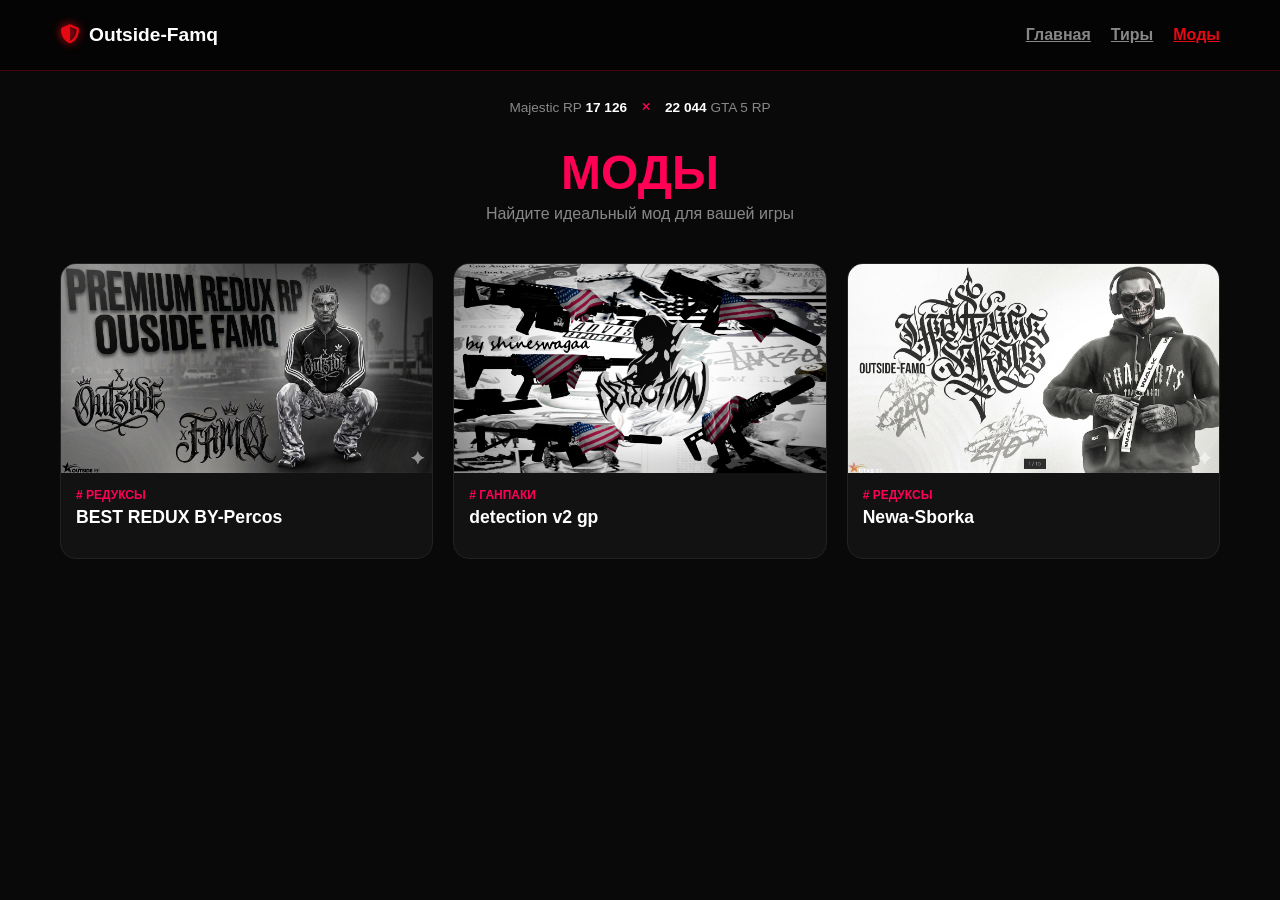
<file: catalog.html>
<!DOCTYPE html>
<html lang="ru">
<head>
    <meta charset="UTF-8">
    <meta name="viewport" content="width=device-width, initial-scale=1.0">
    <title>Моды | Outside</title>
    <link rel="stylesheet" href="../css/style.css">
    <link rel="stylesheet" href="../css/redux.css">
    <link rel="stylesheet" href="https://cdnjs.cloudflare.com/ajax/libs/font-awesome/6.4.0/css/all.min.css">
</head>
<body class="redux-page">

    <header class="header">
        <div class="container header-inner">
            <div class="logo">
                <i class="fa-solid fa-shield-halved"></i>
                <span>Outside-Famq</span>
            </div>
            <nav class="nav">
                <a href="../index.html" class="nav-link">Главная</a>
                <a href="../tiers/players.html" class="nav-link">Тиры</a>
                <a href="catalog.html" class="nav-link active">Моды</a>
            </nav>
        </div>
    </header>

    <div class="container redux-container">
        <div class="server-stats">
            <span>Majestic RP <b>17 126</b></span>
            <i class="fa-solid fa-xmark"></i>
            <span><b>22 044</b> GTA 5 RP</span>
        </div>

        <h1 class="redux-title">МОДЫ</h1>
        <p class="redux-subtitle">Найдите идеальный мод для вашей игры</p>

        <div class="redux-layout">
            <main class="redux-grid">
                
                <a href="./percos.html" class="mod-card">
                    <div class="mod-image">
                        <span class="badge new">+ NEW</span>
                        <img src="./css/img/Gemini_Generated_Image_4t446c4t446c4t44.png" alt="Redux">
                    </div>
                    <div class="mod-info">
                        <span class="mod-tag"># РЕДУКСЫ</span>
                        <h3 class="mod-name">BEST REDUX BY-Percos</h3>
                        <div class="mod-meta">

                        </div>
                    </div>
                </a>

                <a href="./gunpac.html" class="mod-card">
                    <div class="mod-image">
                        <span class="badge new">+ NEW</span>
                        <img src="./css/img/image-gp.png" alt="Gunpack">
                    </div>
                    <div class="mod-info">
                        <span class="mod-tag"># ГАНПАКИ</span>
                        <h3 class="mod-name">detection v2 gp</h3>
                        <div class="mod-meta">
                        </div>
                    </div>
                </a>

                <a href="./newa.html" class="mod-card">
                    <div class="mod-image">
                        <img src="./css/img/Gemini_Generated_Image_r1su7pr1su7pr1su.png" alt="Soundpack">
                    </div>
                    <div class="mod-info">
                        <span class="mod-tag"># РЕДУКСЫ</span>
                        <h3 class="mod-name">Newa-Sborka</h3>
                        <div class="mod-meta">
                        </div>
                    </div>
                </a>
                
            </main>
        </div>
    </div>
<script>
function changeImage(element, index) {
    // 1. Меняем главное фото
    const mainImg = document.getElementById('current-img');
    mainImg.style.opacity = '0'; // Эффект затухания
    
    setTimeout(() => {
        mainImg.src = element.src;
        mainImg.style.opacity = '1';
    }, 200);

    // 2. Обновляем счетчик
    document.getElementById('current-idx').innerText = index;

    // 3. Меняем активную миниатюру
    document.querySelectorAll('.thumb').forEach(t => t.classList.remove('active'));
    element.classList.add('active');
}
</script>
</body>
</html>
</file>
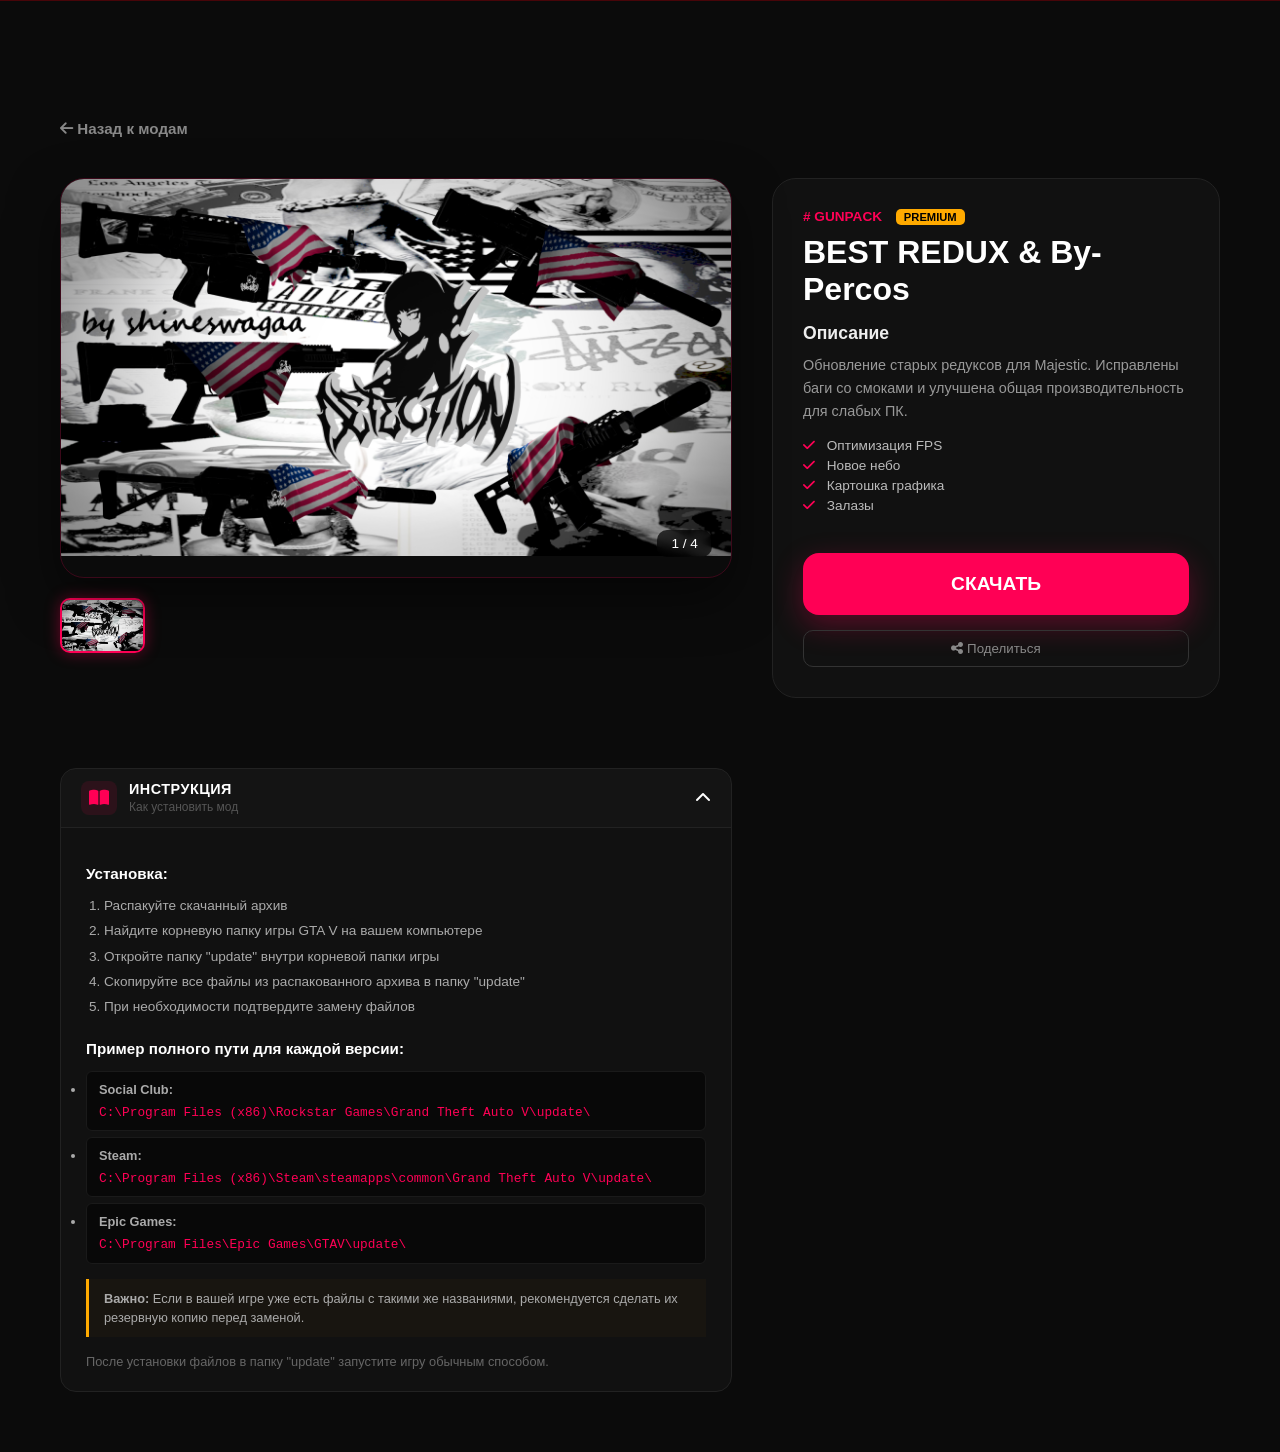
<file: gunpac.html>
<!DOCTYPE html>
<html lang="ru">
<head>
    <meta charset="UTF-8">
    <meta name="viewport" content="width=device-width, initial-scale=1.0">
    <title>Обзор мода | Outside-Famq</title>
    <link rel="stylesheet" href="../css/style.css">
    <link rel="stylesheet" href="./redux2.css">
    <link rel="stylesheet" href="https://cdnjs.cloudflare.com/ajax/libs/font-awesome/6.4.0/css/all.min.css">
</head>
<body class="redux-page">
    <header class="header">
        </header>
<main class="main-content">
    <div class="container">
        <div class="navigation-top">
            <a href="catalog.html" class="back-link">
                <i class="fa-solid fa-arrow-left"></i> Назад к модам
            </a>
        </div>

        <div class="mod-detail-layout">
            <div class="mod-gallery">
                <div class="main-slide">
                    <img src="./css/img/image-gp.png" id="main-photo" alt="Main View">
                    <div class="img-counter"><span id="current-idx">1</span> / 4</div>
                </div>
                
                <div class="thumbnails-wrapper">
                    <img src="./css/img/image-gp.png" class="thumb active" onclick="changeImage(this, 1)">
                </div>
            </div>

            <aside class="mod-sidebar-card">
                <div class="mod-header">
                    <span class="category"># GUNPACK <mark class="premium-tag">PREMIUM</mark></span>
                    <h1 class="mod-title">BEST REDUX & By-Percos</h1>
                </div>


                <div class="mod-description-block">
                    <h3>Описание</h3>
                    <p>Обновление старых редуксов для Majestic. Исправлены баги со смоками и улучшена общая производительность для слабых ПК.</p>
                    <ul class="features-list">
                        <li><i class="fa-solid fa-check"></i> Оптимизация FPS</li>
                        <li><i class="fa-solid fa-check"></i> Новое небо</li>
                        <li><i class="fa-solid fa-check"></i> Картошка графика </li>
                        <li><i class="fa-solid fa-check"></i> Залазы </li>
                    </ul>
                </div>

                <div class="action-footer">
                    <a href="https://drive.google.com/file/d/1KQTzZPPdoQWldVRFsiX0fCedaACHGILw/view" class="btn-download-ultra">СКАЧАТЬ</a>
                    <button class="btn-share-alt"><i class="fa-solid fa-share-nodes"></i> Поделиться</button>
                </div>
                
            </aside>
            <div class="instruction-section">
    <div class="instruction-card">
        <div class="instruction-header">
            <div class="instr-title">
                <i class="fa-solid fa-book-open"></i>
                <div>
                    <h4>ИНСТРУКЦИЯ</h4>
                    <span>Как установить мод</span>
                </div>
            </div>
            <i class="fa-solid fa-chevron-up toggle-icon"></i>
        </div>
        
        <div class="instruction-body">
            <h5>Установка:</h5>
            <ol>
                <li>Распакуйте скачанный архив</li>
                <li>Найдите корневую папку игры GTA V на вашем компьютере</li>
                <li>Откройте папку <span class="path-highlight">"update"</span> внутри корневой папки игры</li>
                <li>Скопируйте все файлы из распакованного архива в папку <span class="path-highlight">"update"</span></li>
                <li>При необходимости подтвердите замену файлов</li>
            </ol>

            <h5>Пример полного пути для каждой версии:</h5>
            <ul class="paths-list">
                <li><strong>Social Club:</strong> <span class="code">C:\Program Files (x86)\Rockstar Games\Grand Theft Auto V\update\</span></li>
                <li><strong>Steam:</strong> <span class="code">C:\Program Files (x86)\Steam\steamapps\common\Grand Theft Auto V\update\</span></li>
                <li><strong>Epic Games:</strong> <span class="code">C:\Program Files\Epic Games\GTAV\update\</span></li>
            </ul>

            <p class="warning-text">
                <strong>Важно:</strong> Если в вашей игре уже есть файлы с такими же названиями, рекомендуется сделать их резервную копию перед заменой.
            </p>
            <p class="footer-note">После установки файлов в папку <span class="path-highlight">"update"</span> запустите игру обычным способом.</p>
        </div>
    </div>
</div>
        </div>
    </div>
</main>

<script>
    function changeImage(element, index) {
        const mainImg = document.getElementById('main-photo');
        mainImg.style.opacity = '0.4';
        setTimeout(() => {
            mainImg.src = element.src;
            document.getElementById('current-idx').innerText = index;
            mainImg.style.opacity = '1';
        }, 150);
        document.querySelectorAll('.thumb').forEach(t => t.classList.remove('active'));
        element.classList.add('active');
    }
</script>
</body>
</html>
</file>
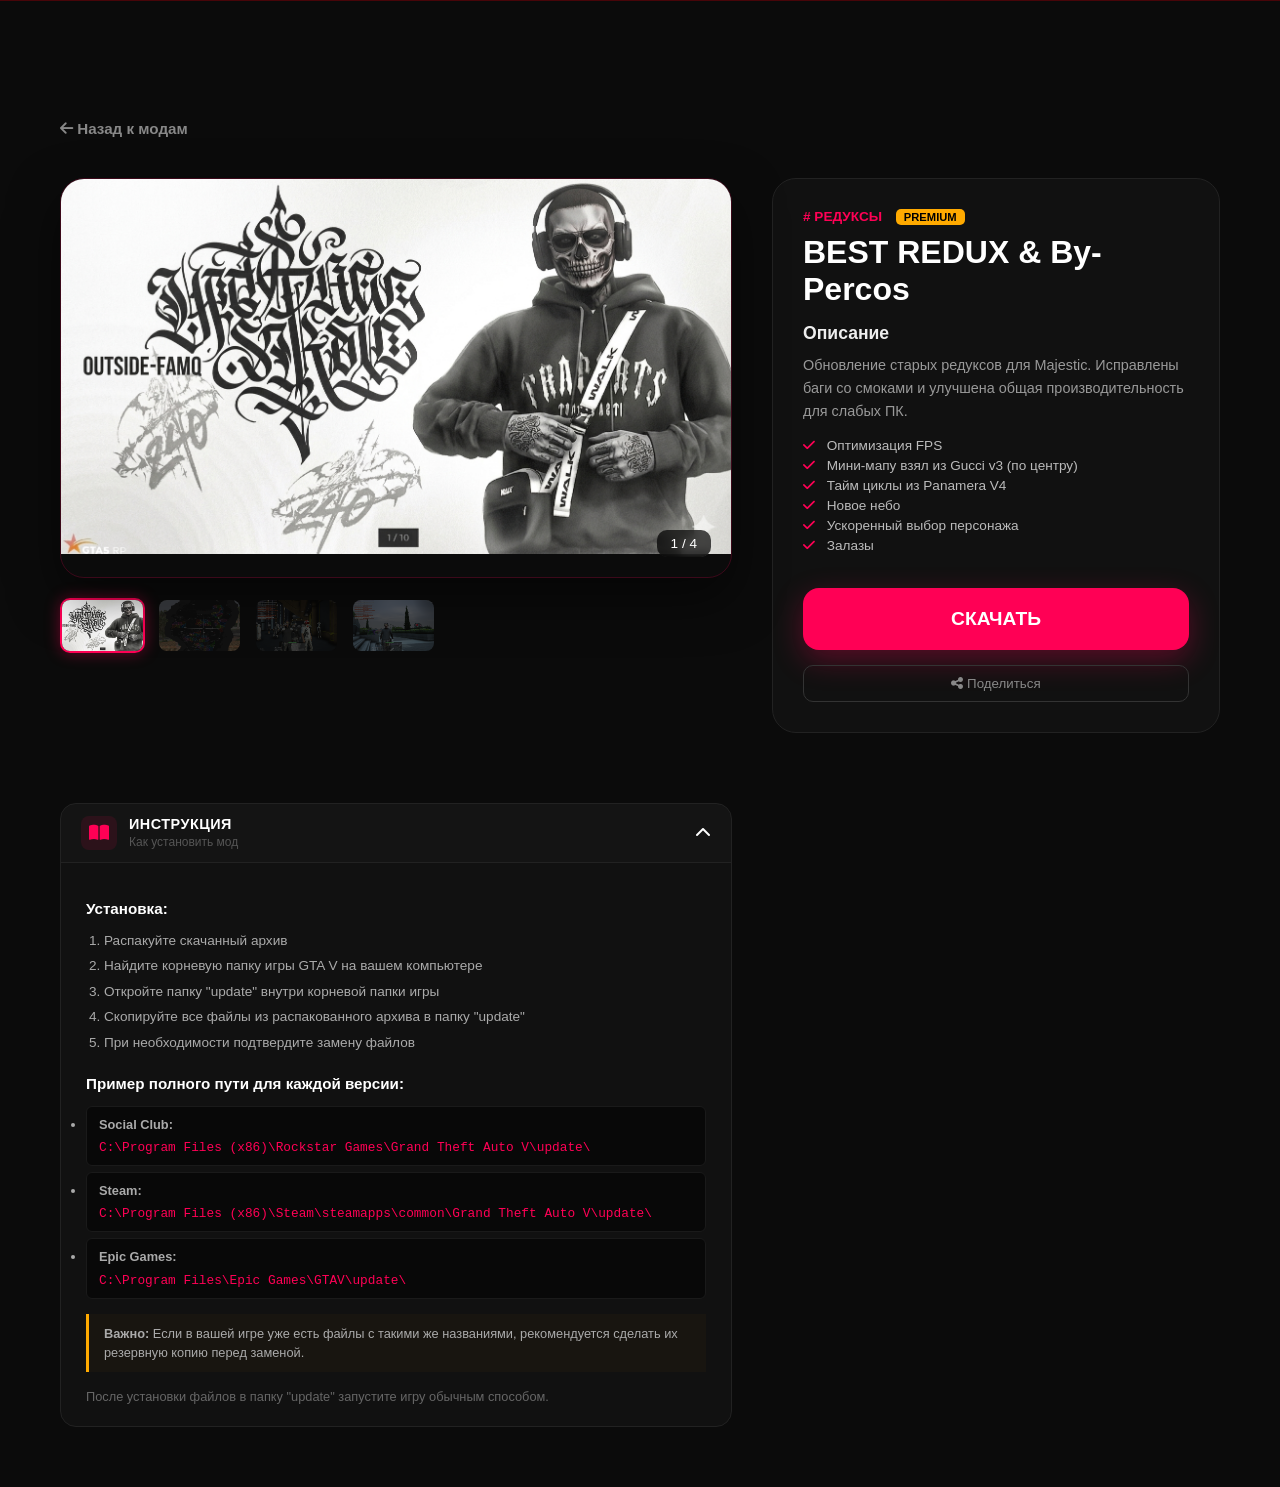
<file: newa.html>
<!DOCTYPE html>
<html lang="ru">
<head>
    <meta charset="UTF-8">
    <meta name="viewport" content="width=device-width, initial-scale=1.0">
    <title>Обзор мода | Outside-Famq</title>
    <link rel="stylesheet" href="../css/style.css">
    <link rel="stylesheet" href="./redux2.css">
    <link rel="stylesheet" href="https://cdnjs.cloudflare.com/ajax/libs/font-awesome/6.4.0/css/all.min.css">
</head>
<body class="redux-page">
    <header class="header">
        </header>
<main class="main-content">
    <div class="container">
        <div class="navigation-top">
            <a href="catalog.html" class="back-link">
                <i class="fa-solid fa-arrow-left"></i> Назад к модам
            </a>
        </div>

        <div class="mod-detail-layout">
            <div class="mod-gallery">
                <div class="main-slide">
                    <img src="./css/img/Gemini_Generated_Image_r1su7pr1su7pr1su.png" id="main-photo" alt="Main View">
                    <div class="img-counter"><span id="current-idx">1</span> / 4</div>
                </div>
                
                <div class="thumbnails-wrapper">
                    <img src="./css/img/Gemini_Generated_Image_r1su7pr1su7pr1su.png" class="thumb active" onclick="changeImage(this, 1)">
                    <img src="./css/img/Desktop Screenshot 2026.05.10 - 13.16.23.87.png" class="thumb" onclick="changeImage(this, 2)">
                    <img src="./css/img/Grand_Theft_Auto_V_Screenshot_2026.04.28_-_13.04.45.01.png" class="thumb" onclick="changeImage(this, 3)">
                    <img src="./css/img/Grand_Theft_Auto_V_Screenshot_2026.04.28_-_13.04.57.90.png" class="thumb" onclick="changeImage(this, 4)">
                </div>
            </div>

            <aside class="mod-sidebar-card">
                <div class="mod-header">
                    <span class="category"># РЕДУКСЫ <mark class="premium-tag">PREMIUM</mark></span>
                    <h1 class="mod-title">BEST REDUX & By-Percos</h1>
                </div>


                <div class="mod-description-block">
                    <h3>Описание</h3>
                    <p>Обновление старых редуксов для Majestic. Исправлены баги со смоками и улучшена общая производительность для слабых ПК.</p>
                    <ul class="features-list">
                        <li><i class="fa-solid fa-check"></i> Оптимизация FPS</li>
                        <li><i class="fa-solid fa-check"></i> Мини-мапу взял из Gucci v3 (по центру)</li>
                        <li><i class="fa-solid fa-check"></i> Тайм циклы из Panamera V4</li>
                        <li><i class="fa-solid fa-check"></i> Новое небо</li>
                        <li><i class="fa-solid fa-check"></i> Ускоренный выбор персонажа </li>
                        <li><i class="fa-solid fa-check"></i> Залазы </li>
                    </ul>
                </div>

                <div class="action-footer">
                    <a href="https://drive.google.com/drive/folders/1xzXf0VrR9LHrXATOcr-HTb8iHUCbliqw" class="btn-download-ultra">СКАЧАТЬ</a>
                    <button class="btn-share-alt"><i class="fa-solid fa-share-nodes"></i> Поделиться</button>
                </div>
                
            </aside>
            <div class="instruction-section">
    <div class="instruction-card">
        <div class="instruction-header">
            <div class="instr-title">
                <i class="fa-solid fa-book-open"></i>
                <div>
                    <h4>ИНСТРУКЦИЯ</h4>
                    <span>Как установить мод</span>
                </div>
            </div>
            <i class="fa-solid fa-chevron-up toggle-icon"></i>
        </div>
        
        <div class="instruction-body">
            <h5>Установка:</h5>
            <ol>
                <li>Распакуйте скачанный архив</li>
                <li>Найдите корневую папку игры GTA V на вашем компьютере</li>
                <li>Откройте папку <span class="path-highlight">"update"</span> внутри корневой папки игры</li>
                <li>Скопируйте все файлы из распакованного архива в папку <span class="path-highlight">"update"</span></li>
                <li>При необходимости подтвердите замену файлов</li>
            </ol>

            <h5>Пример полного пути для каждой версии:</h5>
            <ul class="paths-list">
                <li><strong>Social Club:</strong> <span class="code">C:\Program Files (x86)\Rockstar Games\Grand Theft Auto V\update\</span></li>
                <li><strong>Steam:</strong> <span class="code">C:\Program Files (x86)\Steam\steamapps\common\Grand Theft Auto V\update\</span></li>
                <li><strong>Epic Games:</strong> <span class="code">C:\Program Files\Epic Games\GTAV\update\</span></li>
            </ul>

            <p class="warning-text">
                <strong>Важно:</strong> Если в вашей игре уже есть файлы с такими же названиями, рекомендуется сделать их резервную копию перед заменой.
            </p>
            <p class="footer-note">После установки файлов в папку <span class="path-highlight">"update"</span> запустите игру обычным способом.</p>
        </div>
    </div>
</div>
        </div>
    </div>
</main>

<script>
    function changeImage(element, index) {
        const mainImg = document.getElementById('main-photo');
        mainImg.style.opacity = '0.4';
        setTimeout(() => {
            mainImg.src = element.src;
            document.getElementById('current-idx').innerText = index;
            mainImg.style.opacity = '1';
        }, 150);
        document.querySelectorAll('.thumb').forEach(t => t.classList.remove('active'));
        element.classList.add('active');
    }
</script>
</body>
</html>
</file>
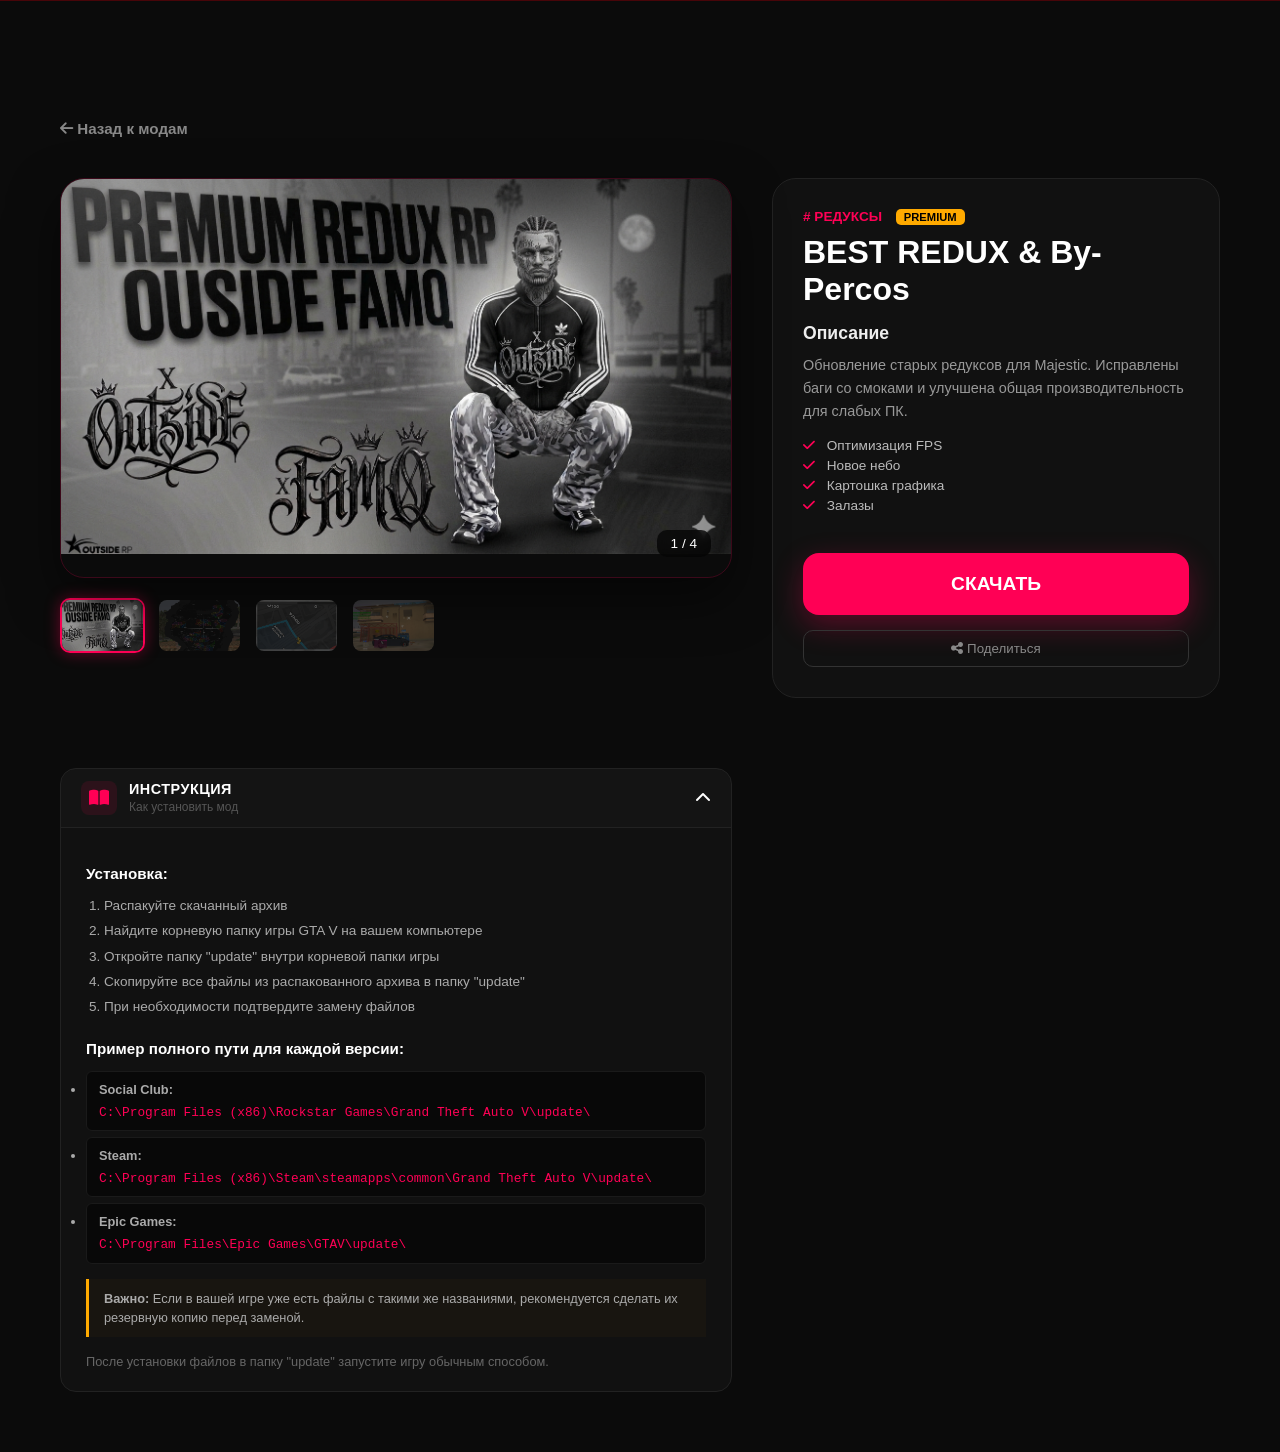
<file: percos.html>
<!DOCTYPE html>
<html lang="ru">
<head>
    <meta charset="UTF-8">
    <meta name="viewport" content="width=device-width, initial-scale=1.0">
    <title>Обзор мода | Outside-Famq</title>
    <link rel="stylesheet" href="../css/style.css">
    <link rel="stylesheet" href="./redux2.css">
    <link rel="stylesheet" href="https://cdnjs.cloudflare.com/ajax/libs/font-awesome/6.4.0/css/all.min.css">
</head>
<body class="redux-page">
    <header class="header">
        </header>
<main class="main-content">
    <div class="container">
        <div class="navigation-top">
            <a href="catalog.html" class="back-link">
                <i class="fa-solid fa-arrow-left"></i> Назад к модам
            </a>
        </div>

        <div class="mod-detail-layout">
            <div class="mod-gallery">
                <div class="main-slide">
                    <img src="./css/img/Gemini_Generated_Image_4t446c4t446c4t44.png" id="main-photo" alt="Main View">
                    <div class="img-counter"><span id="current-idx">1</span> / 4</div>
                </div>
                
                <div class="thumbnails-wrapper">
                    <img src="./css/img/Gemini_Generated_Image_4t446c4t446c4t44.png" class="thumb active" onclick="changeImage(this, 1)">
                    <img src="./css/img/Desktop Screenshot 2026.05.10 - 13.16.23.87.png" class="thumb" onclick="changeImage(this, 2)">
                    <img src="./css/img/image.png" class="thumb" onclick="changeImage(this, 3)">
                    <img src="./css/img/Grand Theft Auto V Screenshot 2026.05.10 - 12.00.00.46.png" class="thumb" onclick="changeImage(this, 4)">
                </div>
            </div>

            <aside class="mod-sidebar-card">
                <div class="mod-header">
                    <span class="category"># РЕДУКСЫ <mark class="premium-tag">PREMIUM</mark></span>
                    <h1 class="mod-title">BEST REDUX & By-Percos</h1>
                </div>


                <div class="mod-description-block">
                    <h3>Описание</h3>
                    <p>Обновление старых редуксов для Majestic. Исправлены баги со смоками и улучшена общая производительность для слабых ПК.</p>
                    <ul class="features-list">
                        <li><i class="fa-solid fa-check"></i> Оптимизация FPS</li>
                        <li><i class="fa-solid fa-check"></i> Новое небо</li>
                        <li><i class="fa-solid fa-check"></i> Картошка графика </li>
                        <li><i class="fa-solid fa-check"></i> Залазы </li>
                    </ul>
                </div>

                <div class="action-footer">
                    <a href="https://drive.google.com/file/d/1r6MNc2Dp2AssVRd3N6MJclZprja1y39B/view" class="btn-download-ultra">СКАЧАТЬ</a>
                    <button class="btn-share-alt"><i class="fa-solid fa-share-nodes"></i> Поделиться</button>
                </div>
                
            </aside>
            <div class="instruction-section">
    <div class="instruction-card">
        <div class="instruction-header">
            <div class="instr-title">
                <i class="fa-solid fa-book-open"></i>
                <div>
                    <h4>ИНСТРУКЦИЯ</h4>
                    <span>Как установить мод</span>
                </div>
            </div>
            <i class="fa-solid fa-chevron-up toggle-icon"></i>
        </div>
        
        <div class="instruction-body">
            <h5>Установка:</h5>
            <ol>
                <li>Распакуйте скачанный архив</li>
                <li>Найдите корневую папку игры GTA V на вашем компьютере</li>
                <li>Откройте папку <span class="path-highlight">"update"</span> внутри корневой папки игры</li>
                <li>Скопируйте все файлы из распакованного архива в папку <span class="path-highlight">"update"</span></li>
                <li>При необходимости подтвердите замену файлов</li>
            </ol>

            <h5>Пример полного пути для каждой версии:</h5>
            <ul class="paths-list">
                <li><strong>Social Club:</strong> <span class="code">C:\Program Files (x86)\Rockstar Games\Grand Theft Auto V\update\</span></li>
                <li><strong>Steam:</strong> <span class="code">C:\Program Files (x86)\Steam\steamapps\common\Grand Theft Auto V\update\</span></li>
                <li><strong>Epic Games:</strong> <span class="code">C:\Program Files\Epic Games\GTAV\update\</span></li>
            </ul>

            <p class="warning-text">
                <strong>Важно:</strong> Если в вашей игре уже есть файлы с такими же названиями, рекомендуется сделать их резервную копию перед заменой.
            </p>
            <p class="footer-note">После установки файлов в папку <span class="path-highlight">"update"</span> запустите игру обычным способом.</p>
        </div>
    </div>
</div>
        </div>
    </div>
</main>

<script>
    function changeImage(element, index) {
        const mainImg = document.getElementById('main-photo');
        mainImg.style.opacity = '0.4';
        setTimeout(() => {
            mainImg.src = element.src;
            document.getElementById('current-idx').innerText = index;
            mainImg.style.opacity = '1';
        }, 150);
        document.querySelectorAll('.thumb').forEach(t => t.classList.remove('active'));
        element.classList.add('active');
    }
</script>
</body>
</html>
</file>
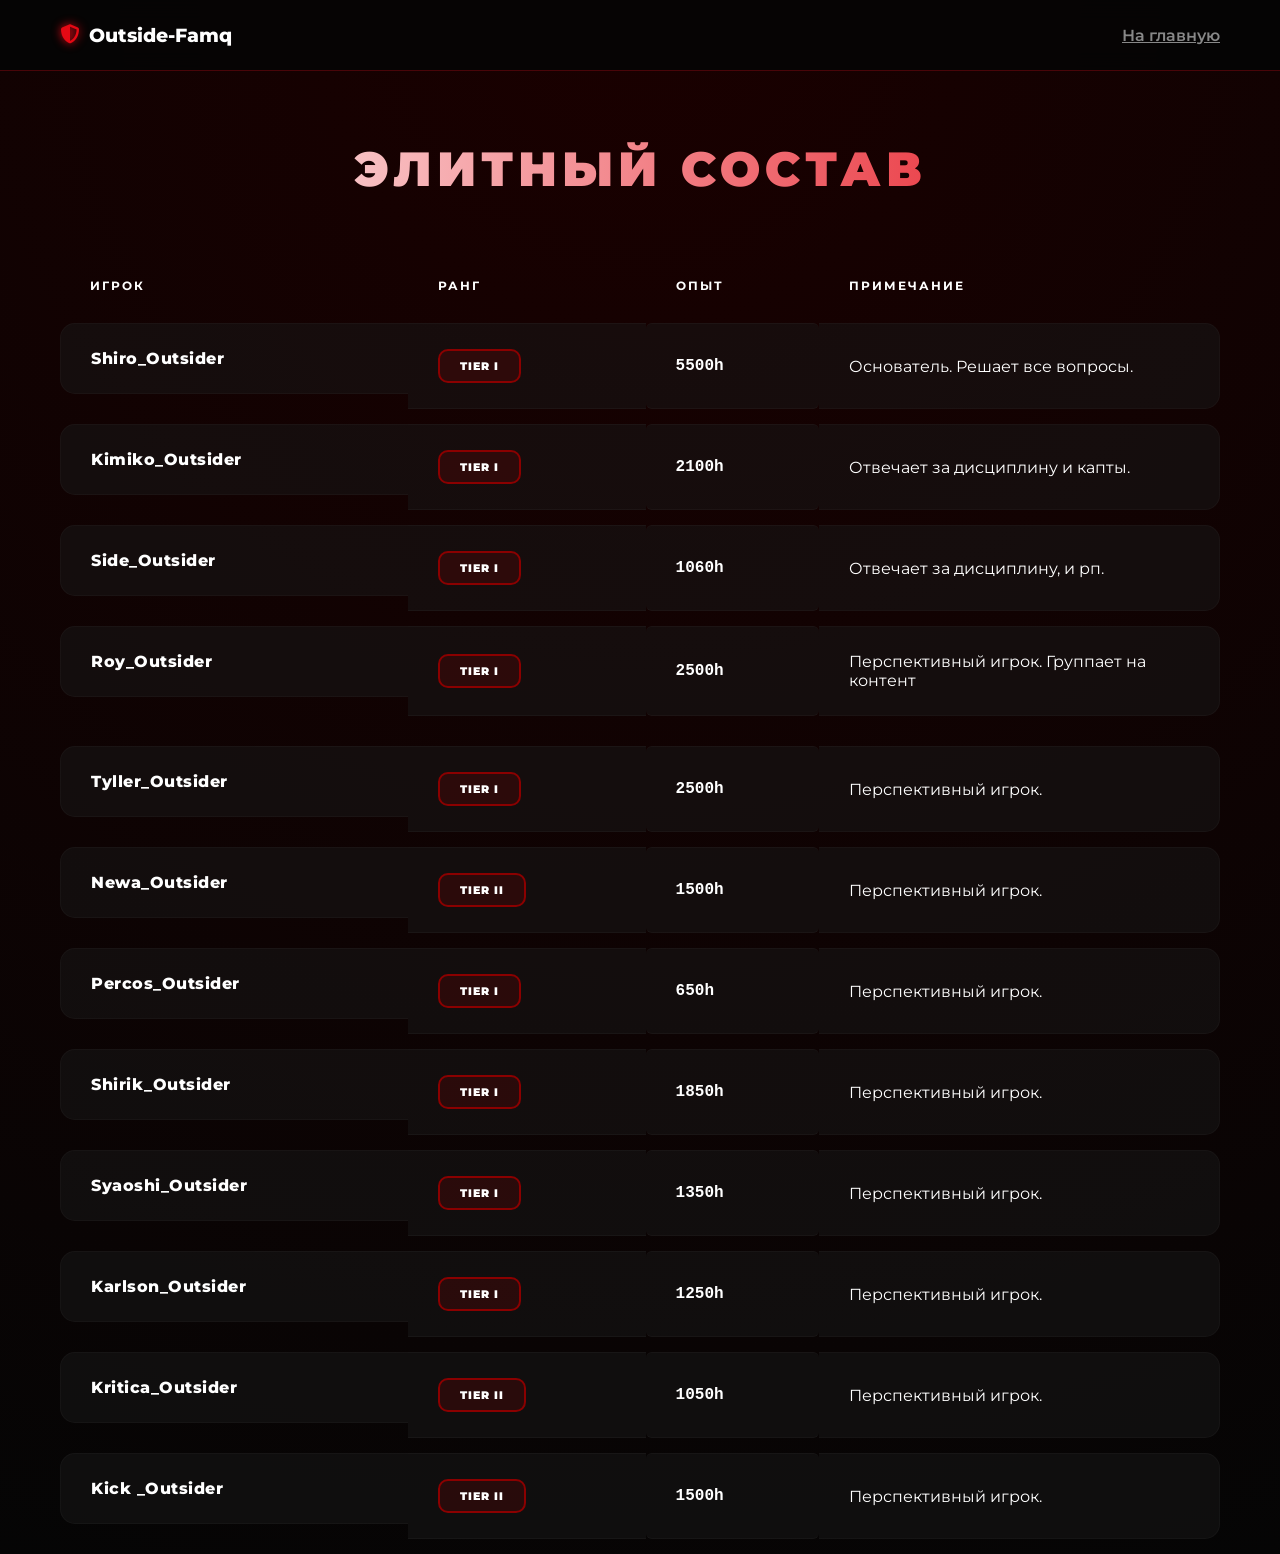
<file: tiers/players.html>
<!DOCTYPE html>
<html lang="ru">
<head>
    <meta charset="UTF-8">
    <meta name="viewport" content="width=device-width, initial-scale=1.0">
    <title>Players Tiers | Outside</title>
    
    <!-- Сначала общий стиль -->
    <link rel="stylesheet" href="../css/style.css">
    <!-- Затем специфический стиль тиров -->
    <link rel="stylesheet" href="../css/tiers.css">
    
    <link rel="stylesheet" href="https://cdnjs.cloudflare.com/ajax/libs/font-awesome/6.4.0/css/all.min.css">
    <link href="https://fonts.googleapis.com/css2?family=Montserrat:wght@400;600;800&display=swap" rel="stylesheet">
</head>
<body class="tiers-page">

    <header class="header">
        <div class="container header-inner">
            <div class="logo">
                <i class="fa-solid fa-shield-halved"></i>
                <span>Outside-Famq</span>
            </div>
            <nav class="nav">
                <a href="../index.html" class="nav-link">На главную</a>
            </nav>
        </div>
    </header>

    <div class="container tiers-table-container">
        <h2 class="section-title">Элитный состав</h2>
        <table class="player-table">
            <thead>
                <tr>
                    <th>Игрок</th>
                    <th>Ранг</th>
                    <th>Опыт</th>
                    <th>Примечание</th>
                </tr>
            </thead>
            <tbody>
                <tr>
                    <td class="nick">Shiro_Outsider</td>
                    <td><span class="tier-badge t2">TIER I</span></td>
                    <td class="hours">5500h</td>
                    <td class="info-text">Основатель. Решает все вопросы.</td>
                </tr>
                <tr>
                    <td class="nick">Kimiko_Outsider</td>
                    <td><span class="tier-badge t2">TIER I</span></td>
                    <td class="hours">2100h</td>
                    <td class="info-text">Отвечает за дисциплину и капты.</td>
                </tr>
                <tr>
                    <td class="nick">Side_Outsider</td>
                    <td><span class="tier-badge t2">TIER I</span></td>
                    <td class="hours">1060h</td>
                    <td class="info-text">Отвечает за дисциплину, и рп.</td>
                </tr>
                <tr>
                    <td class="nick">Roy_Outsider</td>
                    <td><span class="tier-badge t2">TIER I</span></td>
                    <td class="hours">2500h</td>
                    <td class="info-text">Перспективный игрок. Группает на контент</td>
                </tr>
                <tr>
                    <tr>
                    <td class="nick">Tyller_Outsider</td>
                    <td><span class="tier-badge t2">TIER I</span></td>
                    <td class="hours">2500h</td>
                    <td class="info-text">Перспективный игрок.</td>
                </tr>
                    <td class="nick">Newa_Outsider</td>
                    <td><span class="tier-badge t2">TIER II</span></td>
                    <td class="hours">1500h</td>
                    <td class="info-text">Перспективный  игрок.</td>
                </tr>
                <tr>
                    <td class="nick">Percos_Outsider</td>
                    <td><span class="tier-badge t2">TIER I</span></td>
                    <td class="hours">650h</td>
                    <td class="info-text">Перспективный игрок.</td>
                </tr>
                <tr>
                    <td class="nick">Shirik_Outsider</td>
                    <td><span class="tier-badge t2">TIER I</span></td>
                    <td class="hours">1850h</td>
                    <td class="info-text">Перспективный игрок.</td>
                </tr>
                <tr>
                    <td class="nick">Syaoshi_Outsider</td>
                    <td><span class="tier-badge t2">TIER I</span></td>
                    <td class="hours">1350h</td>
                    <td class="info-text">Перспективный игрок.</td>
                </tr>
                <tr>
                    <td class="nick">Karlson_Outsider</td>
                    <td><span class="tier-badge t2">TIER I</span></td>
                    <td class="hours">1250h</td>
                    <td class="info-text">Перспективный игрок.</td>
                </tr>
                 <tr>
                    <td class="nick">Kritica_Outsider</td>
                    <td><span class="tier-badge t2">TIER II</span></td>
                    <td class="hours">1050h</td>
                    <td class="info-text">Перспективный игрок.</td>
                </tr>
                 <tr>
                    <td class="nick">Kick _Outsider</td>
                    <td><span class="tier-badge t2">TIER II</span></td>
                    <td class="hours">1500h</td>
                    <td class="info-text">Перспективный игрок.</td>
                </tr>
            </tbody>
        </table>
    </div>

    <script src="../java.js"></script>
</body>
</html>
</file>
<file: css/style.css>
:root {
    --bg-color: #050505;
    --card-bg: #121212;
    --text-main: #ffffff;
    --text-muted: #888888;
    --accent-red: #e50914;
    --accent-hover: #b20710;
    --transition: all 0.3s ease;
}

* {
    margin: 0;
    padding: 0;
    box-sizing: border-box;
}

body {
    font-family: 'Montserrat', sans-serif;
    background-color: var(--bg-color);
    color: var(--text-main);
    overflow-x: hidden;
    scroll-behavior: smooth;
}

.container {
    max-width: 1200px;
    margin: 0 auto;
    padding: 0 20px;
}

/* Навигация */
.header {
    background-color: rgba(5, 5, 5, 0.9);
    backdrop-filter: blur(10px);
    border-bottom: 1px solid rgba(229, 9, 20, 0.3);
    position: fixed;
    width: 100%;
    top: 0;
    z-index: 100;
}

.header-inner {
    display: flex;
    justify-content: space-between;
    align-items: center;
    height: 70px;
}

.logo {
    font-size: 1.2rem;
    font-weight: 800;
    display: flex;
    align-items: center;
    gap: 10px;
}

.logo i {
    color: var(--accent-red);
    text-shadow: 0 0 10px var(--accent-red);
}

.nav {
    display: flex;
    gap: 20px;
}

.nav-link {
    font-weight: 600;
    color: var(--text-muted);
    transition: var(--transition);
}

.nav-link:hover, .nav-link.active {
    color: var(--accent-red);
}

/* Кнопки */
.btn-discord-small, .btn-discord-large {
    background-color: var(--accent-red);
    color: white;
    font-weight: 600;
    border-radius: 8px;
    transition: var(--transition);
    display: inline-flex;
    align-items: center;
    gap: 10px;
}

.btn-discord-small { padding: 8px 16px; font-size: 0.9rem; }

.btn-discord-large {
    padding: 16px 32px;
    font-size: 1.2rem;
    font-weight: 800;
    border-radius: 12px;
    box-shadow: 0 0 20px rgba(229, 9, 20, 0.4);
}

.btn-discord-large:hover {
    transform: translateY(-3px);
    box-shadow: 0 0 30px rgba(229, 9, 20, 0.6);
}

/* Главный блок */
.hero {
    min-height: 100vh;
    display: flex;
    align-items: center;
    justify-content: center;
    background: radial-gradient(circle at center, #1a0505 0%, #050505 70%);
    text-align: center;
}

.hero-content {
    background: rgba(18, 18, 18, 0.8);
    padding: 60px 40px;
    border-radius: 24px;
    border: 1px solid rgba(229, 9, 20, 0.2);
    backdrop-filter: blur(5px);
    transition: transform 0.1s ease;
}

.shield-icon {
    font-size: 4rem;
    color: var(--accent-red);
    margin-bottom: 20px;
    filter: drop-shadow(0 0 10px var(--accent-red));
}

h1 { font-size: 3rem; margin-bottom: 20px; }
.highlight { color: var(--accent-red); text-shadow: 0 0 15px rgba(229, 9, 20, 0.5); }
.subtitle { font-size: 1.2rem; color: var(--text-muted); margin-bottom: 40px; }

/* Социальные иконки */
.social-links {
    margin-top: 40px;
    display: flex;
    justify-content: center;
    gap: 20px;
}

.social-icon {
    width: 50px;
    height: 50px;
    border-radius: 50%;
    background: #1a1a1a;
    display: flex;
    align-items: center;
    justify-content: center;
    font-size: 1.4rem;
    border: 1px solid rgba(255,255,255,0.1);
    transition: var(--transition);
}

.social-icon:hover {
    transform: translateY(-5px);
    color: var(--accent-red);
    border-color: var(--accent-red);
    box-shadow: 0 0 15px rgba(229, 9, 20, 0.4);
}

/* Видео блок */
.video-section {
    padding: 100px 20px;
    text-align: center;
}

.section-title {
    font-size: 2.5rem;
    margin-bottom: 40px;
}

.video-container {
    position: relative;
    width: 100%;
    max-width: 900px;
    margin: 0 auto;
    padding-top: 56.25%; /* Соотношение 16:9 */
    border-radius: 20px;
    overflow: hidden;
    box-shadow: 0 0 40px rgba(229, 9, 20, 0.2);
    border: 2px solid rgba(229, 9, 20, 0.1);
}

.video-container {
    position: relative;
    width: 100%;
    padding-top: 56.25%; /* Соотношение сторон 16:9 */
    height: 0; /* Высота задается через padding */
    overflow: hidden;
    border-radius: 20px;
}

.video-container iframe {
    position: absolute;
    top: 0;
    left: 0;
    width: 100%;
    height: 100%;
    border: 0;
}

.video-container iframe {
    position: absolute;
    top: 0; left: 0;
    width: 100%; height: 100%;
}

/* Анимации */
.animate-fade-up {
    opacity: 0;
    transform: translateY(30px);
    animation: fadeUp 0.8s ease forwards;
}

.delay-1 { animation-delay: 0.2s; }
.delay-2 { animation-delay: 0.4s; }
.delay-3 { animation-delay: 0.6s; }

@keyframes fadeUp {
    to { opacity: 1; transform: translateY(0); }
}

/* Адаптация */
@media (max-width: 768px) {
    h1 { font-size: 2rem; }
    .header-inner { flex-direction: column; height: auto; padding: 10px; }
    .nav { display: none; }
}
</file>
<file: css/redux.css>
:root {
  --rdx-bg: #090909;
  --rdx-card: #121212;
  --rdx-border: #222;
  --rdx-accent: #ff0055;
  --rdx-accent-hover: #d40047;
  --rdx-text: #fff;
  --rdx-muted: #888;
}

.redux-page {
  background-color: var(--rdx-bg);
  padding-top: 100px;
  color: var(--rdx-text);
}

.redux-container {
  margin-bottom: 50px;
}

/* Шапка и статы */
.server-stats {
  display: flex;
  justify-content: center;
  align-items: center;
  gap: 15px;
  color: var(--rdx-muted);
  font-size: 0.85rem;
  margin-bottom: 30px;
}

.server-stats b {
  color: var(--rdx-text);
}

.server-stats i {
  color: var(--rdx-accent);
  font-size: 0.7rem;
}

.redux-title {
  text-align: center;
  font-size: 3rem;
  font-weight: 900;
  color: var(--rdx-accent);
  margin-bottom: 5px;
}

.redux-subtitle {
  text-align: center;
  color: var(--rdx-muted);
  margin-bottom: 40px;
}

/* Лейаут каталога */
.redux-layout {
  display: flex;
  gap: 30px;
  align-items: flex-start;
}

/* Сайдбар */
.redux-sidebar {
  width: 280px;
  flex-shrink: 0;
}

.sidebar-block {
  background: var(--rdx-card);
  border-radius: 16px;
  padding: 20px;
  margin-bottom: 20px;
  border: 1px solid var(--rdx-border);
}

.sidebar-block h3 {
  margin-bottom: 15px;
  font-size: 1.1rem;
}

.search-box {
  background: #1a1a1a;
  border-radius: 8px;
  padding: 10px 15px;
  display: flex;
  align-items: center;
  gap: 10px;
  margin-bottom: 15px;
}

.search-box input {
  background: transparent;
  border: none;
  color: white;
  width: 100%;
  outline: none;
}

.filter-btn {
  width: 100%;
  background: #1a1a1a;
  border: none;
  color: white;
  padding: 12px 15px;
  border-radius: 8px;
  display: flex;
  align-items: center;
  gap: 10px;
  cursor: pointer;
  margin-bottom: 10px;
  font-weight: 600;
}

.filter-btn .right {
  margin-left: auto;
  color: var(--rdx-muted);
}

.premium-banner {
  background: linear-gradient(135deg, #2a0010, #121212);
  border: 1px solid var(--rdx-accent);
  border-radius: 16px;
  padding: 20px;
}

.premium-banner h4 {
  color: var(--rdx-accent);
  margin-bottom: 15px;
}

.premium-banner ul {
  list-style: none;
  color: var(--rdx-muted);
  font-size: 0.85rem;
  margin-bottom: 15px;
  line-height: 1.8;
}

.btn-buy {
  background: var(--rdx-accent);
  color: white;
  border: none;
  padding: 10px;
  width: 100%;
  border-radius: 8px;
  font-weight: bold;
  cursor: pointer;
}

/* Сетка модов */
.redux-grid {
  flex-grow: 1;
  display: grid;
  grid-template-columns: repeat(auto-fill, minmax(280px, 1fr));
  gap: 20px;
}

.mod-card {
  background: var(--rdx-card);
  border-radius: 16px;
  overflow: hidden;
  text-decoration: none;
  color: white;
  border: 1px solid var(--rdx-border);
  transition: 0.3s;
}

.mod-card:hover {
  transform: translateY(-5px);
  border-color: var(--rdx-accent);
}

.mod-image {
  position: relative;
  padding-top: 56.25%;
}

.mod-image img {
  position: absolute;
  top: 0;
  left: 0;
  width: 100%;
  height: 100%;
  object-fit: cover;
}

.badge {
  position: absolute;
  top: 10px;
  left: 10px;
  background: var(--rdx-accent);
  padding: 4px 8px;
  border-radius: 6px;
  font-size: 0.7rem;
  font-weight: bold;
}

.badge.premium {
  background: #ffaa00;
  color: #000;
  left: auto;
  right: 10px;
}

.mod-info {
  padding: 15px;
}

.mod-tag {
  color: var(--rdx-accent);
  font-size: 0.75rem;
  font-weight: bold;
  margin-bottom: 5px;
  display: block;
}

.mod-name {
  font-size: 1.1rem;
  margin-bottom: 15px;
}

.mod-meta {
  display: flex;
  gap: 15px;
  color: var(--rdx-muted);
  font-size: 0.85rem;
}

/* Страница детали мода (2 скрин) */
.back-link {
  display: inline-block;
  color: var(--rdx-muted);
  text-decoration: none;
  margin-bottom: 20px;
  transition: 0.3s;
}

.back-link:hover {
  color: white;
}

.mod-detail-layout {
  display: flex;
  gap: 30px;
  align-items: flex-start;
}

.mod-gallery {
  flex: 2;
}

.main-image {
  position: relative;
  border-radius: 16px;
  overflow: hidden;
  margin-bottom: 15px;
}

.main-image img {
  width: 100%;
  display: block;
}

.image-counter {
  position: absolute;
  bottom: 15px;
  right: 15px;
  background: rgba(0, 0, 0, 0.6);
  padding: 5px 10px;
  border-radius: 8px;
  font-size: 0.8rem;
}

.thumbnail-list {
  display: flex;
  gap: 10px;
  overflow-x: auto;
}

.thumbnail-list img {
  width: 100px;
  height: 60px;
  object-fit: cover;
  border-radius: 8px;
  cursor: pointer;
  opacity: 0.5;
  transition: 0.3s;
}

.thumbnail-list img.active,
.thumbnail-list img:hover {
  opacity: 1;
  border: 2px solid var(--rdx-accent);
}

.mod-download-card {
  flex: 1;
  background: var(--rdx-card);
  border-radius: 16px;
  padding: 30px;
  border: 1px solid var(--rdx-border);
}

.card-header {
  display: flex;
  justify-content: space-between;
  align-items: center;
  margin-bottom: 15px;
}

.mod-title-large {
  font-size: 1.8rem;
  margin-bottom: 15px;
}

.mod-stats-row {
  display: flex;
  gap: 15px;
  color: var(--rdx-muted);
  font-size: 0.9rem;
  align-items: center;
  margin-bottom: 30px;
}

.video-review {
  color: var(--rdx-accent);
  text-decoration: none;
  border: 1px solid var(--rdx-accent);
  padding: 4px 10px;
  border-radius: 6px;
  font-size: 0.8rem;
}

.download-box {
  background: #1a1a1a;
  padding: 20px;
  border-radius: 12px;
  margin-bottom: 20px;
}

.lock-text {
  font-size: 0.8rem;
  color: var(--rdx-muted);
  margin-bottom: 15px;
  text-align: center;
}

.btn-main-action {
  width: 100%;
  background: var(--rdx-accent);
  color: white;
  border: none;
  padding: 15px;
  border-radius: 10px;
  font-weight: bold;
  font-size: 1.1rem;
  cursor: pointer;
  margin-bottom: 10px;
}

.btn-secondary {
  width: 100%;
  background: transparent;
  color: var(--rdx-muted);
  border: 1px solid var(--rdx-border);
  padding: 12px;
  border-radius: 10px;
  cursor: pointer;
  transition: 0.3s;
}

.btn-secondary:hover {
  background: #222;
  color: white;
}

.mod-description {
  color: #bbb;
  font-size: 0.95rem;
  line-height: 1.6;
}

.mod-features {
  list-style: none;
  margin-top: 15px;
}

.mod-features li {
  margin-bottom: 8px;
  display: flex;
  align-items: center;
  gap: 10px;
}

.mod-features i {
  color: var(--rdx-accent);
}

/* Адаптация */
@media (max-width: 992px) {

  .redux-layout,
  .mod-detail-layout {
    flex-direction: column;
  }

  .redux-sidebar {
    width: 100%;
  }
}
</file>
<file: redux2.css>
/* Отступы контента */
.main-content {
    padding-top: 120px; /* Чтобы не слипалось с шапкой */
    padding-bottom: 60px;
}

/* Навигация */
.navigation-top {
    margin-bottom: 25px;
}
.back-link {
    color: #888;
    text-decoration: none;
    font-weight: 600;
    transition: 0.3s;
    font-size: 0.95rem;
}
.back-link:hover { color: #ff0055; }

/* Карточка справа */
.mod-sidebar-card {
    background: #111; /* Темный фон как на фото */
    border: 1px solid #222;
    border-radius: 24px;
    padding: 30px;
    display: flex;
    flex-direction: column;
    justify-content: space-between; /* Распределяет контент (кнопка будет внизу) */
    min-height: 520px; /* Чтобы блок был длинным и красивым */
}

.category {
    color: #ff0055;
    font-weight: bold;
    font-size: 0.85rem;
    display: block;
    margin-bottom: 10px;
}
.premium-tag {
    background: #ffaa00;
    color: #000;
    padding: 2px 8px;
    border-radius: 5px;
    font-size: 0.7rem;
    margin-left: 10px;
    text-transform: uppercase;
}

.mod-title {
    font-size: 2.2rem;
    font-weight: 900;
    margin: 0;
    color: #fff;
}

.mod-stats {
    display: flex;
    gap: 20px;
    color: #666;
    margin: 15px 0;
    font-size: 0.9rem;
    border-bottom: 1px solid #222;
    padding-bottom: 15px;
}
.video-btn { color: #ff0055; text-decoration: none; }

/* Текст описания */
.mod-description-block h3 {
    font-size: 1.1rem;
    margin-bottom: 10px;
    color: #eee;
}
.mod-description-block p {
    color: #999;
    font-size: 0.9rem;
    line-height: 1.6;
}
.features-list {
    list-style: none;
    padding: 0;
    margin-top: 15px;
}
.features-list li {
    font-size: 0.85rem;
    color: #bbb;
    margin-bottom: 5px;
}
.features-list i { color: #ff0055; margin-right: 8px; }

/* СЕКЦИЯ КНОПКИ (НИЗ) */
.action-footer {
    margin-top: auto; /* Прижимает этот блок к самому низу карточки */
    padding-top: 30px;
}

.lock-text {
    text-align: center;
    color: #666;
    font-size: 0.8rem;
    margin-bottom: 15px;
}

.btn-download-ultra {
    display: block;
    background: #ff0055; /* Яркий красный */
    color: #fff;
    text-align: center;
    padding: 20px;
    border-radius: 16px;
    font-size: 1.2rem;
    font-weight: 900;
    text-decoration: none;
    transition: 0.3s cubic-bezier(0.175, 0.885, 0.32, 1.275);
    box-shadow: 0 10px 30px rgba(255, 0, 85, 0.3);
}

.btn-download-ultra:hover {
    transform: translateY(-5px);
    box-shadow: 0 15px 40px rgba(255, 0, 85, 0.5);
    background: #ff1a6b;
}

.btn-share-alt {
    width: 100%;
    background: transparent;
    border: 1px solid #333;
    color: #888;
    padding: 10px;
    border-radius: 10px;
    margin-top: 15px;
    cursor: pointer;
    transition: 0.3s;
}
.btn-share-alt:hover { background: #222; color: #fff; }

/* Фикс слайдера */
.main-slide {
    height: 400px;
    border-radius: 20px;
    overflow: hidden;
    margin-bottom: 15px;
}
.main-slide img {
    width: 100%;
    height: 100%;
    object-fit: cover;
    transition: 0.3s;
}

.img-counter {
    position: absolute;
    bottom: 20px;
    right: 20px;
    background: rgba(0, 0, 0, 0.7);
    padding: 6px 14px;
    border-radius: 10px;
    font-size: 0.85rem;
    backdrop-filter: blur(5px);
    z-index: 10;
}

/* МИНИАТЮРЫ */
.thumbnails-wrapper {
    display: flex;
    gap: 12px;
    justify-content: flex-start;
}

.thumb {
    width: 90px;
    height: 60px;
    object-fit: cover;
    border-radius: 12px;
    cursor: pointer;
    opacity: 0.4;
    transition: all 0.3s ease;
    border: 2px solid transparent;
}

.thumb:hover { opacity: 0.8; }

.thumb.active {
    opacity: 1;
    border-color: #ff0055;
    box-shadow: 0 0 15px rgba(255, 0, 85, 0.4);
}

/* КНОПКИ И ОПИСАНИЕ */
.mod-sidebar {
    background: rgba(20, 20, 20, 0.6);
    border: 1px solid #222;
    padding: 30px;
    border-radius: 28px;
    backdrop-filter: blur(10px);
}

.mod-title {
    font-size: 2rem;
    font-weight: 800;
    margin-bottom: 15px;
}

.btn-download-main {
    background: linear-gradient(90deg, #ff0055, #ff0080);
    width: 100%;
    padding: 20px;
    border-radius: 16px;
    color: white;
    font-weight: 800;
    text-transform: uppercase;
    text-decoration: none;
    display: flex;
    align-items: center;
    justify-content: center;
    gap: 10px;
    transition: 0.3s;
    margin-bottom: 20px;
}

.btn-download-main:hover {
    transform: translateY(-3px);
    box-shadow: 0 10px 25px rgba(255, 0, 85, 0.5);
}

/* Описание */
.mod-description {
    background: rgba(255, 255, 255, 0.03);
    padding: 20px;
    border-radius: 15px;
    font-size: 0.95rem;
    line-height: 1.6;
    color: #ccc;
}
.redux-page {
    background: #0b0b0b;
    font-family: 'Montserrat', sans-serif;
    color: #fff;
}

.mod-detail-layout {
    display: grid;
    grid-template-columns: 1.2fr 0.8fr; /* Оптимальное соотношение сторон */
    gap: 40px;
    margin-top: 40px;
}

/* СЛАЙДЕР */
.slider-container {
    width: 100%;
}

.main-slide {
    position: relative;
    width: 100%;
    border-radius: 24px;
    overflow: hidden;
    border: 1px solid rgba(255, 0, 85, 0.2);
    box-shadow: 0 20px 50px rgba(0,0,0,0.5);
    margin-bottom: 20px;
}

.main-slide img {
    width: 100%;
    height: auto;
    display: block;
    transition: opacity 0.3s ease;
}

.img-counter {
    position: absolute;
    bottom: 20px;
    right: 20px;
    background: rgba(0, 0, 0, 0.7);
    padding: 6px 14px;
    border-radius: 10px;
    font-size: 0.85rem;
    backdrop-filter: blur(5px);
}

/* МИНИАТЮРЫ (Уменьшенные фото) */
.thumbnails-wrapper {
    display: flex;
    gap: 12px;
    justify-content: flex-start;
}

.thumb {
    width: 85px; /* Уменьшенный размер */
    height: 55px;
    object-fit: cover;
    border-radius: 10px;
    cursor: pointer;
    opacity: 0.4;
    transition: all 0.3s ease;
    border: 2px solid transparent;
}

.thumb:hover {
    opacity: 0.8;
    transform: translateY(-3px);
}

.thumb.active {
    opacity: 1;
    border-color: #ff0055;
    box-shadow: 0 0 15px rgba(255, 0, 85, 0.4);
}

/* КНОПКИ И КАРТОЧКА */
.mod-sidebar {
    background: rgba(20, 20, 20, 0.6);
    border: 1px solid #222;
    padding: 35px;
    border-radius: 28px;
    backdrop-filter: blur(10px);
}

.btn-download-main {
    background: linear-gradient(90deg, #ff0055, #ff0080);
    width: 100%;
    padding: 20px;
    border-radius: 16px;
    color: white;
    font-weight: 800;
    text-transform: uppercase;
    letter-spacing: 1px;
    border: none;
    cursor: pointer;
    transition: 0.4s cubic-bezier(0.175, 0.885, 0.32, 1.275);
    display: flex;
    align-items: center;
    justify-content: center;
    gap: 10px;
}

.btn-download-main:hover {
    transform: scale(1.02);
    box-shadow: 0 0 30px rgba(255, 0, 85, 0.5);
}
/* УМЕНЬШЕННЫЙ БЛОК ИНСТРУКЦИИ */
.instruction-section {
    margin-top: 30px;
    width: 100%;
    display: flex;
    justify-content: flex-start; /* Прижимаем к левому краю, как галерею */
}

.instruction-card {
    background: #111;
    border: 1px solid #222;
    border-radius: 16px; /* Чуть меньше скругление */
    overflow: hidden;
    width: 100%;
    max-width: 800px; /* Ограничили ширину, чтобы не было на весь экран */
}

.instruction-header {
    padding: 12px 20px; /* Уменьшили отступы */
    display: flex;
    justify-content: space-between;
    align-items: center;
    background: rgba(255, 255, 255, 0.01);
    border-bottom: 1px solid #222;
    cursor: pointer;
}

.instr-title {
    display: flex;
    align-items: center;
    gap: 12px;
}

.instr-title i {
    font-size: 1.1rem; /* Меньше иконка */
    color: #ff0055;
    background: rgba(255, 0, 85, 0.1);
    padding: 8px;
    border-radius: 8px;
}

.instr-title h4 {
    margin: 0;
    font-size: 0.9rem; /* Меньше заголовок */
    font-weight: 700;
    letter-spacing: 0.5px;
}

.instr-title span {
    font-size: 0.75rem;
    color: #555;
}

.instruction-body {
    padding: 20px 25px; /* Компактные отступы внутри */
    color: #aaa;
    font-size: 0.85rem; /* Уменьшили общий шрифт */
    line-height: 1.5;
}

.instruction-body h5 {
    color: #fff;
    margin: 15px 0 10px 0;
    font-size: 0.95rem;
}

.instruction-body ol {
    padding-left: 18px;
    margin-bottom: 20px;
}

.instruction-body li {
    margin-bottom: 5px;
}

.paths-list li {
    background: #080808;
    padding: 8px 12px;
    border-radius: 6px;
    margin-bottom: 6px;
    font-size: 0.8rem;
    border: 1px solid #1a1a1a;
}

.code {
    color: #ff0055;
    font-family: 'Consolas', monospace;
    display: block;
    margin-top: 4px;
    word-break: break-all; /* Чтобы длинные пути не вылезали */
}

.warning-text {
    background: rgba(255, 170, 0, 0.03);
    border-left: 3px solid #ffaa00;
    padding: 10px 15px;
    font-size: 0.8rem;
    margin: 15px 0;
}

.footer-note {
    font-size: 0.8rem;
    color: #666;
}

/* Адаптация под мобилки */
@media (max-width: 992px) {
    .mod-detail-layout { grid-template-columns: 1fr; }
    .thumb { width: 70px; height: 45px; }
}
</file>
<file: css/tiers.css>
/* Обновленный дизайн страницы тиров */

:root {
    --glass-bg: rgba(15, 15, 15, 0.85);
    --glass-border: rgba(255, 0, 0, 0.15);
    --tier-3-color: #666666;
    --tier-2-color: #8b0000;
    --tier--color: #ff0000;
}

.tiers-page {
    background: radial-gradient(circle at top, #1a0000 0%, #050505 100%);
    padding-top: 140px;
    min-height: 100vh;
}

/* Контейнер-обертка с эффектом стекла */
.player-table-wrapper {
    background: var(--glass-bg);
    backdrop-filter: blur(20px);
    border-radius: 30px;
    border: 1px solid var(--glass-border);
    padding: 40px;
    box-shadow: 0 30px 60px rgba(0, 0, 0, 0.6);
    margin-bottom: 50px;
}

/* Заголовок секции */
.section-title {
    font-size: 3rem;
    font-weight: 900;
    text-transform: uppercase;
    letter-spacing: 5px;
    margin-bottom: 50px;
    background: linear-gradient(to right, #fff, var(--accent-red));
    -webkit-background-clip: text;
    -webkit-text-fill-color: transparent;
    text-align: center;
}

/* Сама таблица */
.player-table {
    width: 100%;
    border-collapse: separate;
    border-spacing: 0 15px; /* Увеличили зазор между строками */
}

.player-table th {
    padding: 15px 30px;
    color: var(--text-gray);
    text-transform: uppercase;
    font-size: 0.75rem;
    font-weight: 700;
    letter-spacing: 2px;
    text-align: left;
}

/* Стиль строк */
.player-table tr {
    transition: var(--transition);
}

.player-table td {
    background: rgba(25, 25, 25, 0.5);
    padding: 25px 30px;
    border-top: 1px solid rgba(255, 255, 255, 0.03);
    border-bottom: 1px solid rgba(255, 255, 255, 0.03);
    font-size: 1rem;
    color: var(--text-white);
}

/* Скругление краев каждой строки */
.player-table td:first-child { 
    border-radius: 15px 0 0 15px; 
    border-left: 1px solid rgba(255, 255, 255, 0.03);
}
.player-table td:last-child { 
    border-radius: 0 15px 15px 0; 
    border-right: 1px solid rgba(255, 255, 255, 0.03);
}

/* Ховер эффект: строка как бы "всплывает" */
.player-table tr:hover td {
    background: rgba(40, 40, 40, 0.8);
    border-color: var(--accent-red);
    transform: scale(1.01);
    box-shadow: 0 10px 20px rgba(0, 0, 0, 0.4);
}

/* Оформление ника */
.nick {
    font-weight: 800;
    letter-spacing: 0.5px;
    display: flex;
    align-items: center;
    gap: 15px;
}

.nick i {
    color: var(--accent-red);
    font-size: 1.2rem;
    filter: drop-shadow(0 0 5px var(--accent-red));
}

/* Часы (Experience) */
.hours {
    font-family: 'Mono', monospace;
    color: var(--accent-red);
    background: rgba(255, 0, 0, 0.1);
    padding: 5px 12px;
    border-radius: 6px;
    font-weight: 700;
}

/* Кастомные бейджи тиров */
.tier-badge {
    padding: 8px 20px;
    border-radius: 10px;
    font-size: 0.7rem;
    font-weight: 900;
    text-transform: uppercase;
    letter-spacing: 1px;
    display: inline-block;
}

.t3 { 
    background: var(--tier-3-color);
    box-shadow: 0 0 20px rgba(255, 0, 0, 0.5);
    color: #fff;
}

.t2 { 
    border: 2px solid var(--tier-2-color);
    color: #fff;
    background: rgba(139, 0, 0, 0.2);
}

.t1 { 
    background: #2a2a2a;
    color: #888;
}

/* Примечание */
.info-text {
    color: var(--text-gray);
    font-size: 0.85rem;
    max-width: 250px;
}

/* --- АДАПТАЦИЯ --- */
@media (max-width: 992px) {
    .player-table-wrapper { padding: 20px; }
    .nick { font-size: 0.9rem; }
    .info-text { font-size: 0.75rem; }
}

@media (max-width: 768px) {
    .player-table th:nth-child(4), 
    .player-table td:nth-child(4) { 
        display: none; /* Скрываем инфо на телефонах */
    }
    
    .section-title { font-size: 2rem; }
    
    .player-table td { padding: 15px; }
}
</file>
